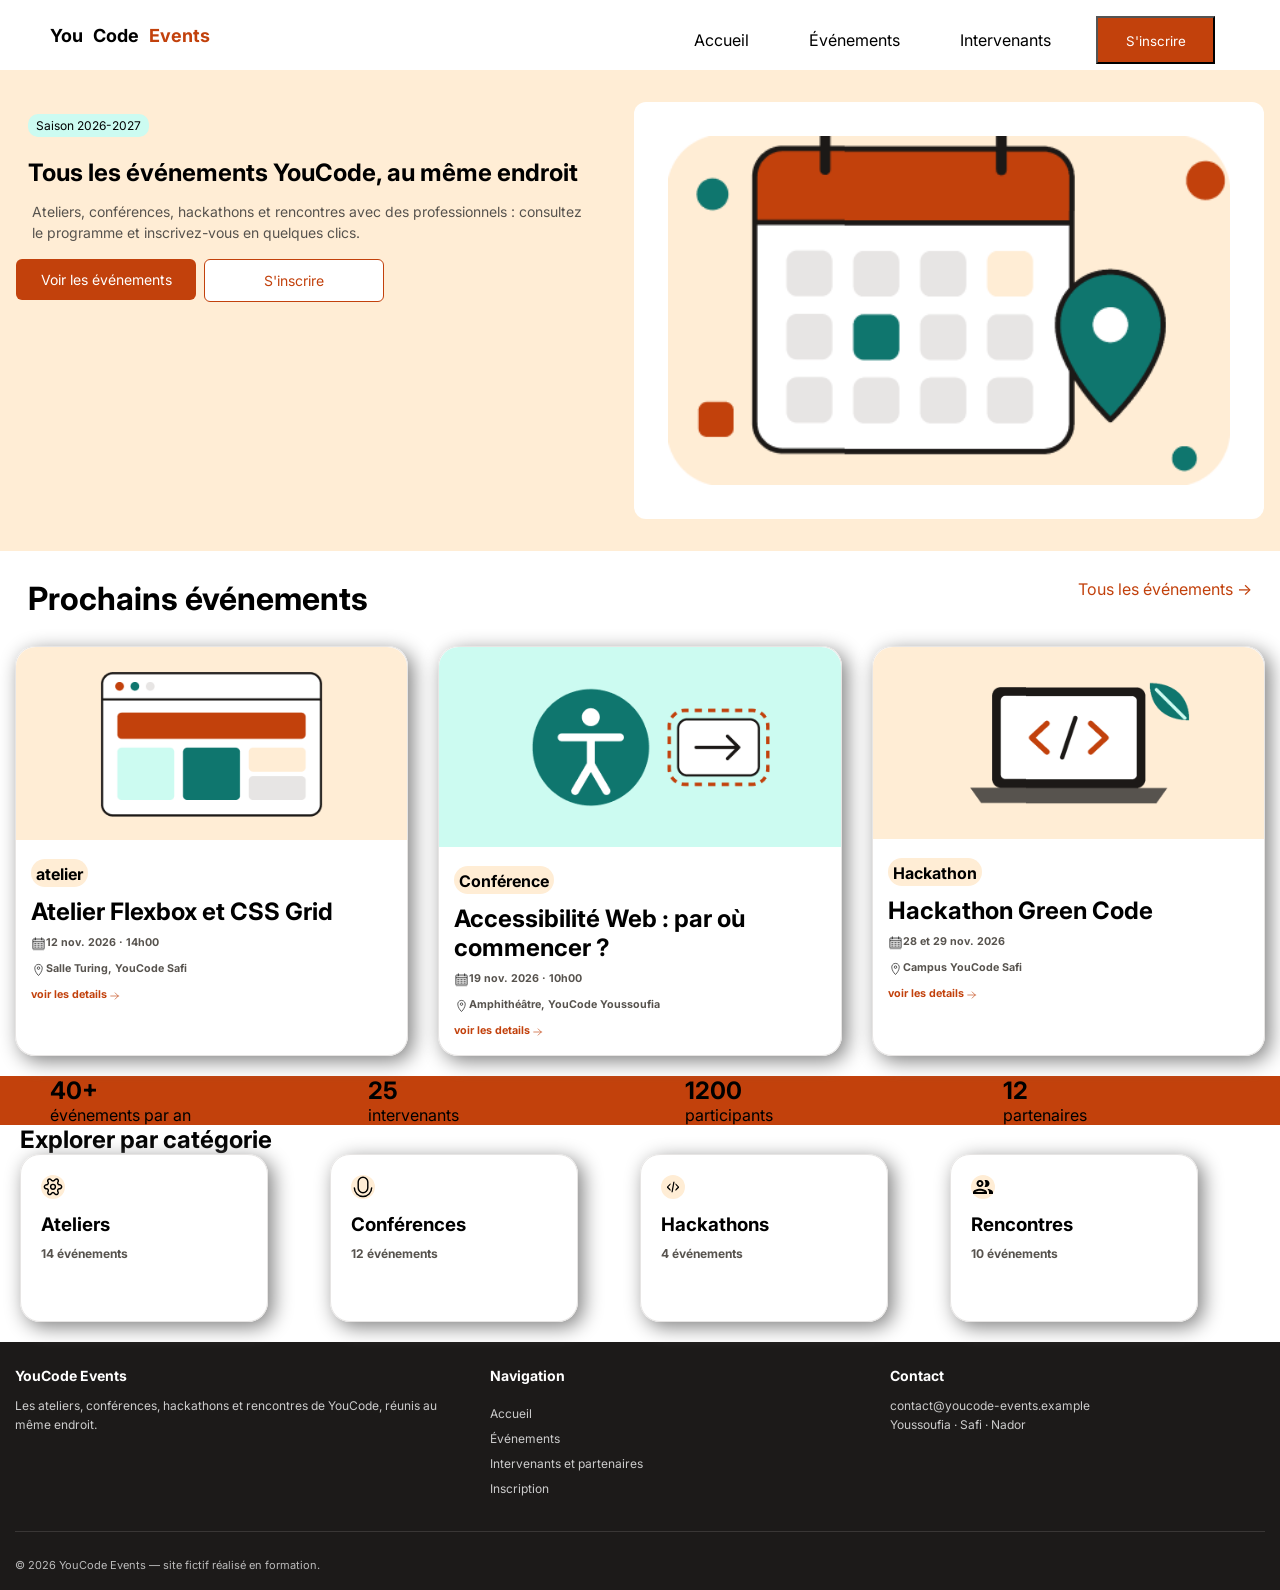
<file: index.html>
<!DOCTYPE html>
<html lang="en">

<head>
    <link rel="stylesheet" href="https://cdnjs.cloudflare.com/ajax/libs/font-awesome/6.5.2/css/all.min.css">
    <meta charset="UTF-8">
    <meta name="viewport" content="width=device-width, initial-scale=1.0">
    <title>You Code Events</title>
    <link rel="stylesheet" href="style/style.css">
    <link rel="stylesheet" href="style/responsive.css">
    <link rel="preconnect" href="https://fonts.googleapis.com">
    <link rel="preconnect" href="https://fonts.gstatic.com" crossorigin>
    <link
        href="https://fonts.googleapis.com/css2?family=Inter:ital,opsz,wght@0,14..32,100..900;1,14..32,100..900&display=swap"
        rel="stylesheet">
</head>
  <body>
    <header class="header">
        <div class="logo">
            <h3 class="yc">You</h3>
            <h3 class="yc"> Code</h3>
            <h3 class="ev">Events</h3>
        </div>
        <nav>
            <ul id="menu">
                <li class="list"><a href="index.html" class="list">Accueil</a></li>
                <li class="list"><a href="evenement.html" class="list">Événements</a></li>
                <li class="list"><a href="intervenent.html" class="list">Intervenants</a></li>
                <li class="list"><button onclick="document.location='inscription.html'"
                        class="list1">S'inscrire</button></li>
            </ul>

        </nav>
        <div class="menuicon">
            <i class="fa-solid fa-bars" onclick="toggleMenu()"></i>
        </div>
    </header>
    <main>
        <section class="hero">
            <div class="hero-container">

                <div class="hero-content">
                    <p class="saison">Saison 2026-2027</p>

                    <h1 class="title">
                        Tous les événements YouCode,
                        au même endroit
                    </h1>
                    <p class="comment">
                        Ateliers, conférences, hackathons et rencontres
                        avec des professionnels : consultez le programme
                        et inscrivez-vous en quelques clics.
                    </p>

                    <div class="hero-actions">
                        <a href="#" class="btn-primary">
                            Voir les événements
                        </a>

                        <a href="#" class="btn-secondary">
                            S'inscrire
                        </a>
                    </div>
                </div>

                <div class="hero-photo">
                    <img src="assets/images/hero-image.png"
                         alt="Calendrier des événements">
                </div>
            </div>
        </section>
      <!-- partie evenement -->
        <div class="event">
            <div class="title1">
                <h1 class="headline">Prochains événements</h1>
                <a href="evenement.html" class="link1">Tous les événements →</a>
            </div>
            <div class="bigrange">
                <div class="range">
                    <img src="assets/images/event1.png" alt="" class="img1">
                    <div class="content">
                        <h3 class="title2">atelier</h3>
                        <h2 class="title3">Atelier Flexbox et CSS Grid</h2>
                        <div class="calendar">
                            <img src="assets/icons/calendar-svgrepo-com.svg" alt="" class="icon">
                            <h6>12 nov. 2026 · 14h00</h6>
                        </div>
                        <div class="pin">
                            <img src="assets/icons/pin-svgrepo-com.svg" alt="" class="icon">
                            <h6>Salle Turing, YouCode Safi</h6>
                        </div>
                        <div class="arrow">
                            <h6>voir les details</h6>
                            <img src="assets/icons/arrow-right- orange-svgrepo-com.svg" alt="" class="icon">
                        </div>
                    </div>
                </div>
                <!-- <div class="break"></div> -->
                <div class="range">
                    <img src="assets/images/event2.png" alt="" class="img1">
                    <div class="content">
                        <h3 class="title2">Conférence</h3>
                        <h2 class="title3">Accessibilité Web : par où commencer ?</h2>
                        <div class="calendar">
                            <img src="assets/icons/calendar-svgrepo-com.svg" alt="" class="icon">
                            <h6>19 nov. 2026 · 10h00</h6>
                        </div>
                        <div class="pin">
                            <img src="assets/icons/pin-svgrepo-com.svg" alt="" class="icon">
                            <h6>Amphithéâtre, YouCode Youssoufia</h6>
                        </div>
                        <div class="arrow">
                            <h6>voir les details</h6>
                            <img src="assets/icons/arrow-right- orange-svgrepo-com.svg" alt="" class="icon">
                        </div>
                    </div>
                </div>
                <!-- <div class="break"></div> -->
                <div class="range">
                    <img src="assets/images/event3.png" alt="" class="img1">
                    <div class="content">
                        <h3 class="title2">Hackathon</h3>
                        <h2 class="title3">Hackathon Green Code</h2>
                        <div class="calendar">
                            <img src="assets/icons/calendar-svgrepo-com.svg" alt="" class="icon">
                            <h6>28 et 29 nov. 2026</h6>
                        </div>
                        <div class="pin">
                            <img src="assets/icons/pin-svgrepo-com.svg" alt="" class="icon">
                            <h6>Campus YouCode Safi</h6>
                        </div>
                        <div class="arrow">
                            <h6>voir les details</h6>
                            <img src="assets/icons/arrow-right- orange-svgrepo-com.svg" alt="" class="icon">
                        </div>
                    </div>
                </div>
            </div>
        </div>
        <!-- fin partie evenement -->
      <section class="statiques">
                <div class="stdiv0">
                    <h2 class="chiffer">40+</h2>
                    <p class="text">événements par an</p>
                </div>
                <div class="stdiv1">
                    <h2 class="chiffer">25</h2>
                    <p class="text">intervenants</p>
                </div>
                <div class="stdiv2">
                    <h2 class="chiffer">1200</h2>
                    <p class="text">participants</p>
                </div>
                <div class="stdiv3">
                    <h2 class="chiffer">12</h2>
                    <p class="text">partenaires</p>
                </div>
        </section>
      <!-- debut partie categorie -->
        <div>
            <h2 class="bigcat">Explorer par catégorie</h2>
            <div class="cat">
                <div class="smallcat">
                    <img src="assets/icons/settings-svgrepo-com.svg" alt="" class="icon1">
                    <div class="subbreak"></div>
                    <h3 class="header1">Ateliers</h3>
                    <div class="subbreak"></div>
                    <h5 class="sub">14 événements</h5>
                </div>
                <!-- <div class="break"></div> -->
                <div class="smallcat">
                    <img src="assets/icons/microphone-svgrepo-com.svg" alt="" class="icon1">
                    <div class="subbreak"></div>
                    <h3 class="header1">Conférences</h3>
                    <div class="subbreak"></div>
                    <h5 class="sub">12 événements</h5>
                </div>
                <!-- <div class="break"></div> -->
                <div class="smallcat">
                    <img src="assets/icons/code-xml-svgrepo-com.svg" alt="" class="icon1">
                    <div class="subbreak"></div>
                    <h3 class="header1">Hackathons</h3>
                    <div class="subbreak"></div>
                    <h5 class="sub">4 événements</h5>
                </div>
                <!-- <div class="break"></div> -->
                <div class="smallcat">
                    <img src="assets/icons/group-of-people-svgrepo-com.svg" alt="" class="icon1">
                    <div class="subbreak"></div>
                    <h3 class="header1">Rencontres</h3>
                    <div class="subbreak"></div>
                    <h5 class="sub">10 événements</h5>
              </div>
                <div class="break"></div>
            </div>
        </div>
        <!-- fin partie categorie -->
      <footer class="footer">
            <div class="even-footer">
            <h4>YouCode Events</h4>
            <p>Les ateliers, conférences, hackathons et rencontres de YouCode, réunis au même endroit.</p>
            </div>
            <div class="nav-footer">
                <h4>Navigation</h4>
                <a href="">Accueil</a>
                <a href="">Événements</a>
                <a href="">Intervenants et partenaires</a>
                <a href="">Inscription</a>
            </div>
            <div class="cont-footer">
                <h4>Contact</h4>
                <p>contact@youcode-events.example</p>
                <p>Youssoufia · Safi · Nador</p>
            </div>
            <div class="line">

            </div>
            <div class="end">
                <p>© 2026 YouCode Events — site fictif réalisé en formation.</p>
            </div>
        </footer>
    </main>
    <script>
        let menu = document.getElementById("menu")
        menu.style.maxHeight = "0px";
        function toggleMenu() {
            if (menu.style.maxHeight == "0px") {
                menu.style.maxHeight = "300px";
            } else {
                menu.style.maxHeight = "0px";
            }
        }
    </script>
</body>
</html>
</file>
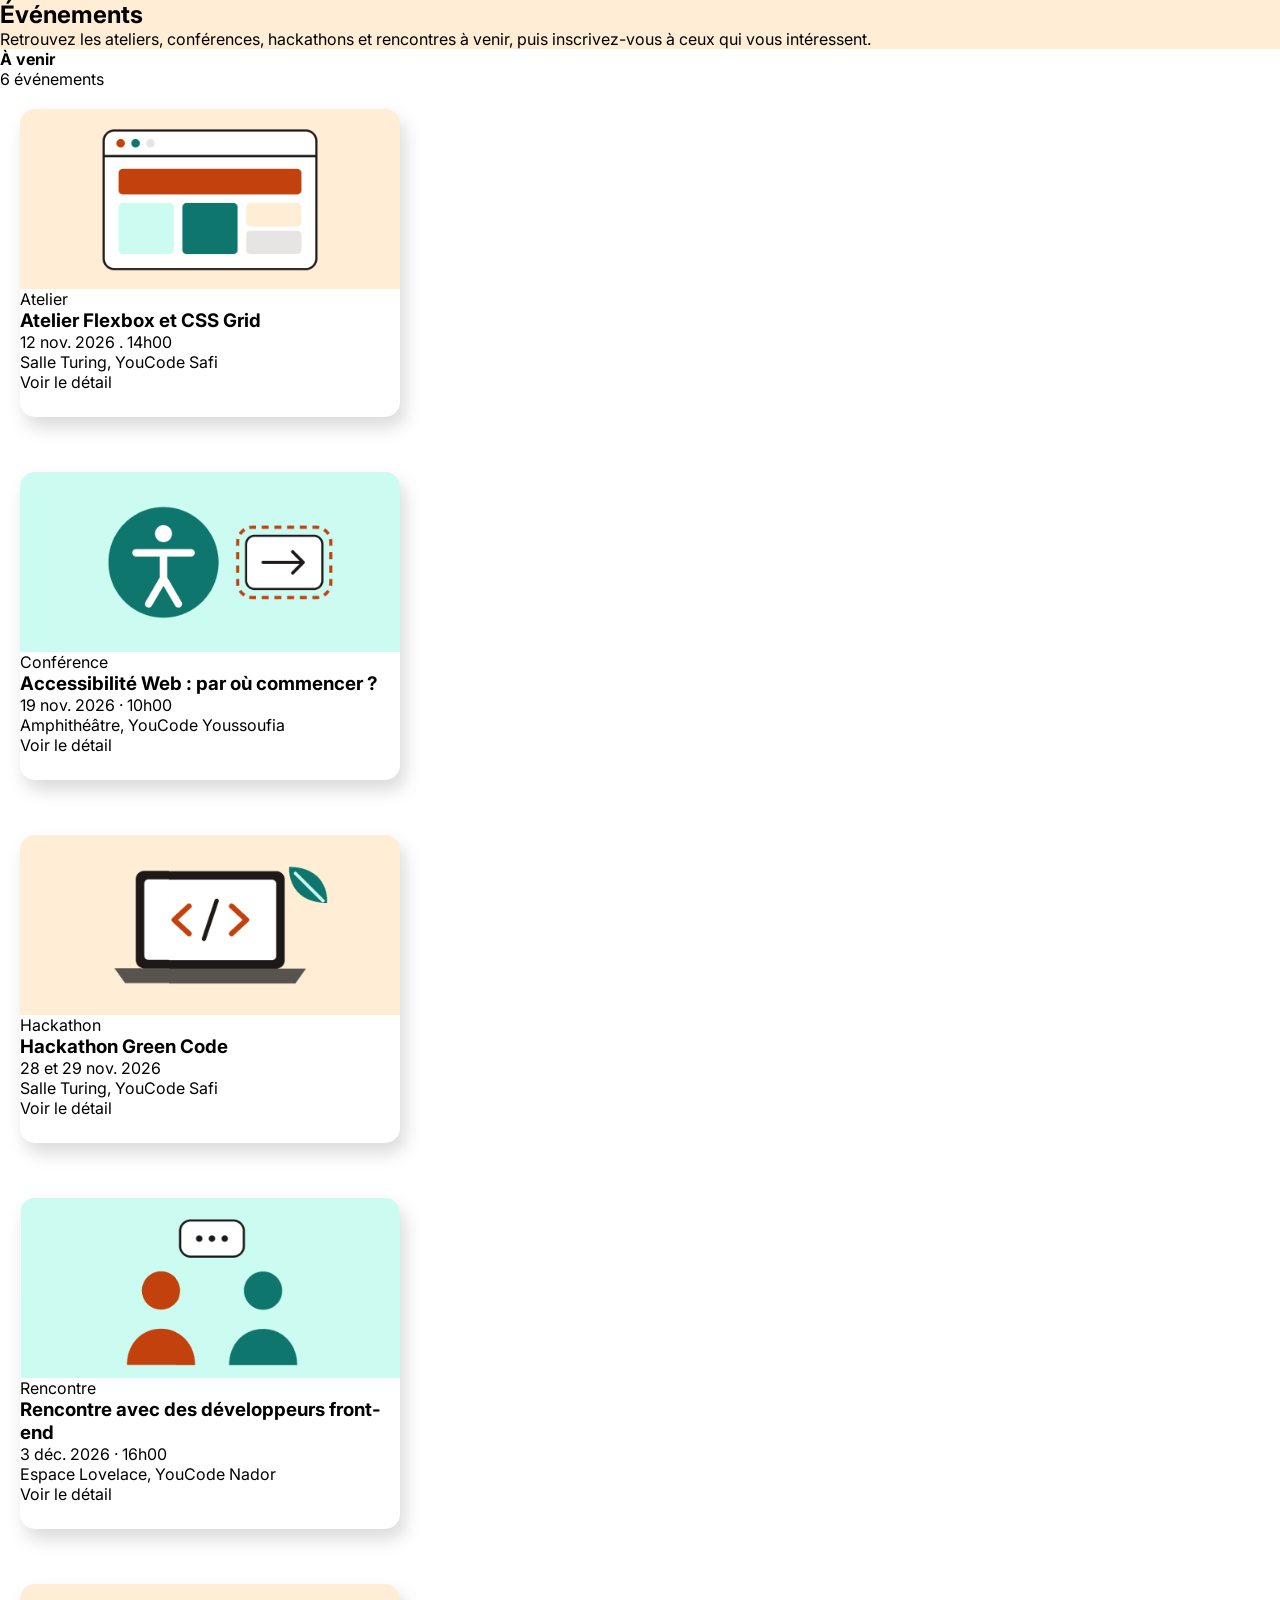
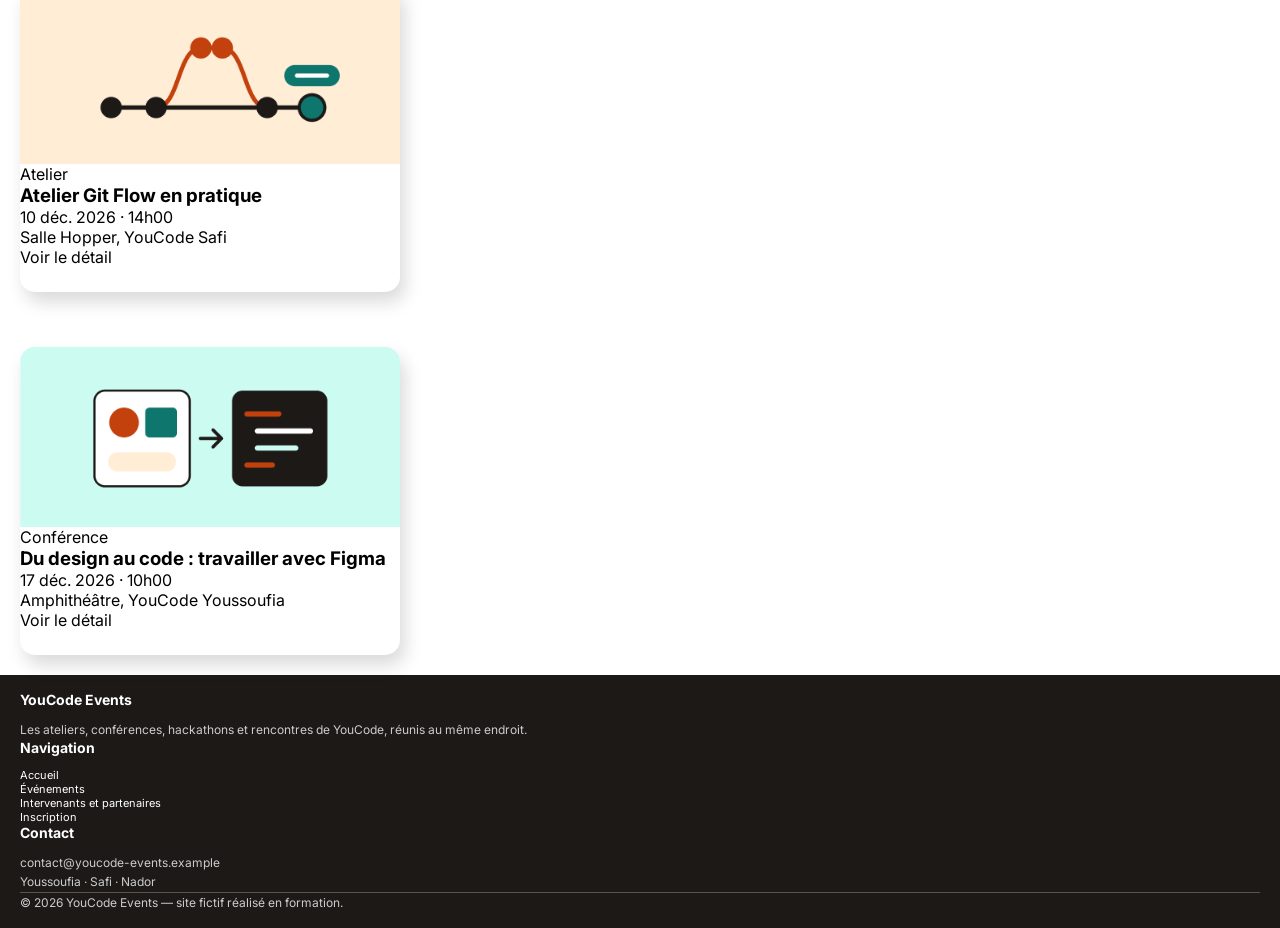
<file: evenement.html>
<!DOCTYPE html>
<html lang="en">

<head>
    <meta charset="UTF-8">
    <meta name="viewport" content="width=device-width, initial-scale=1.0">
    <title>Document</title>
    <link rel="stylesheet" href="style/style.css">
    <link rel="preconnect" href="https://fonts.googleapis.com">
    <link rel="preconnect" href="https://fonts.gstatic.com/" crossorigin>
    <link href="https://fonts.googleapis.com/css2?family=Inter:ital,opsz,wght@0,14..32,100..900;1,14..32,100..900&display=swap" rel="stylesheet">
</head>

<body>
    <main>
        <section class="hero-evn">
            <div>
                <h2>
                    Événements
                </h2>
                <p>
                    Retrouvez les ateliers, conférences, hackathons et rencontres à venir, puis inscrivez-vous à ceux
                    qui vous intéressent.
                </p>
            </div>
        </section>
        <section class="evenements">
                <h4>À venir</h4>
                <p>6 événements</p>
            <div class="carts">
            <article class="event-card">
                    <img class="card-image" src="assets/images/enent-pic.webp" alt="Image">
                    <p class="text-card atelier-color">
                        Atelier
                    </p>
                    <h3 class="card-heading">Atelier Flexbox et CSS Grid</h3>
                    <p class="card-date">
                        <i class="fa-solid fa-calendar-days"></i> 12 nov. 2026 . 14h00
                    </p>
                    <p class="card-location">
                        <i class="fa-solid fa-location-dot"></i>Salle Turing, YouCode Safi
                    </p>
                    <p class="card-details">
                        Voir le détail<i class="fa-solid fa-arrow-right"></i>
                    </p>
                </article>
                <article class="event-card">
                    <img class="card-image" src="assets/images/pic2.png" alt="Image">
                    <p class="text-card atelier-color">
                        Conférence
                    </p>
                    <h3 class="card-heading">Accessibilité Web : par où commencer ?</h3>
                    <p class="card-date">
                        <i class="fa-solid fa-calendar-days"></i> 19 nov. 2026 · 10h00
                    </p>
                    <p class="card-location">
                        <i class="fa-solid fa-location-dot"></i>Amphithéâtre, YouCode Youssoufia
                    </p>
                    <p class="card-details">
                        Voir le détail<i class="fa-solid fa-arrow-right"></i>
                    </p>
                </article>
                <article class="event-card">
                    <img class="card-image" src="assets/images/pic3.png" alt="Image">
                    <p class="text-card atelier-color">
                        Hackathon
                    </p>
                    <h3 class="card-heading">Hackathon Green Code</h3>
                    <p class="card-date">
                        <i class="fa-solid fa-calendar-days"></i>28 et 29 nov. 2026
                    </p>
                    <p class="card-location">
                        <i class="fa-solid fa-location-dot"></i>Salle Turing, YouCode Safi
                    </p>
                    <p class="card-details">
                        Voir le détail<i class="fa-solid fa-arrow-right"></i>
                    </p>
                </article>
                <article class="event-card">
                    <img class="card-image" src="assets/images/pic4.png" alt="Image">
                    <p class="text-card atelier-color">
                        Rencontre
                    </p>
                    <h3 class="card-heading">Rencontre avec des développeurs front-end</h3>
                    <p class="card-date">
                        <i class="fa-solid fa-calendar-days"></i> 3 déc. 2026 · 16h00
                    </p>
                    <p class="card-location">
                        <i class="fa-solid fa-location-dot"></i>Espace Lovelace, YouCode Nador
                    </p>
                    <p class="card-details">
                        Voir le détail<i class="fa-solid fa-arrow-right"></i>
                    </p>
                </article>
                <article class="event-card">
                    <img class="card-image" src="assets/images/pic5.png" alt="Image">
                    <p class="text-card atelier-color">
                        Atelier
                    </p>
                    <h3 class="card-heading">Atelier Git Flow en pratique</h3>
                    <p class="card-date">
                        <i class="fa-solid fa-calendar-days"></i> 10 déc. 2026 · 14h00
                    </p>
                    <p class="card-location">
                        <i class="fa-solid fa-location-dot"></i>Salle Hopper, YouCode Safi
                    </p>
                    <p class="card-details">
                        Voir le détail<i class="fa-solid fa-arrow-right"></i>
                    </p>
                </article>
                <article class="event-card">
                    <img class="card-image" src="assets/images/pic6.png" alt="Image">
                    <p class="text-card atelier-color">
                        Conférence
                    </p>
                    <h3 class="card-heading">Du design au code : travailler avec Figma</h3>
                    <p class="card-date">
                        <i class="fa-solid fa-calendar-days"></i> 17 déc. 2026 · 10h00
                    </p>
                    <p class="card-location">
                        <i class="fa-solid fa-location-dot"></i>Amphithéâtre, YouCode Youssoufia
                    </p>
                    <p class="card-details">
                        Voir le détail<i class="fa-solid fa-arrow-right"></i>
                    </p>
                </article>
                </div>
        </section>
                <footer class="footer">
            <div class="even-footer">
            <h4>YouCode Events</h4>
            <p>Les ateliers, conférences, hackathons et rencontres de YouCode, réunis au même endroit.</p>
            </div>
            <div class="nav-footer">
                <h4>Navigation</h4>
                <a href="">Accueil</a>
                <a href="">Événements</a>
                <a href="">Intervenants et partenaires</a>
                <a href="">Inscription</a>
            </div>
            <div class="cont-footer">
                <h4>Contact</h4>
                <p>contact@youcode-events.example</p>
                <p>Youssoufia · Safi · Nador</p>
            </div>
            <div class="line">

            </div>
            <div class="end">
                <p>© 2026 YouCode Events — site fictif réalisé en formation.</p>
            </div>
        </footer>
    </main>
</body>

</html>
</file>
<file: style/style.css>
/* hero */
.hero {
    background-color: rgba(255, 237, 213, 1);
    padding: 32px 16px;
}

.hero-container {
    display: flex;
    flex-direction: column;
    gap: 24px;
    width: 100%;
}

.hero-content {
    width: 100%;
    justify-content: center;
}

.saison {
    display: inline-block;
    background-color: rgba(204, 251, 241, 1);
    padding: 4px 8px;
    border-radius: 10px;
    font-size: 12px;
    margin: 12px;
}

.title {
    font-size: 24px;
    line-height: 1;
    margin:12px;
}

.comment {
    color: rgba(87, 83, 78, 1);
    font-size: 14px;
    line-height: 1.5;
    margin: 16px;
}

.hero-actions {
    display: flex;
    flex-direction: column;
    gap: 8px;
    align-items: flex-start;
}

.btn-primary,
.btn-secondary {
    display: inline-block;
    padding: 12px 16px;
    border-radius: 6px;
    font-size: 14px;
    text-align: center;
    text-decoration: none;
    width: 100%;
}

.btn-primary {
    background-color: rgba(194, 65, 12, 1);
    color: white;
}

.btn-secondary {
    background-color: white;
    color: rgba(194, 65, 12, 1);
    border: 1px solid rgba(194, 65, 12, 1);
}
.hero-photo {
    background-color: white;
    border-radius: 12px;
    padding: 24px;
    width: 100%;
}

.hero-photo img {
    display: block;
    width: 100%;
    height: auto;
}
/* statiques */
/* .statiques {
    display: flex;
    justify-content: space-between;
    background-color: rgba(194, 65, 12, 1);
    color: white;
    flex-wrap: wrap;
    gap: 40px;

}
.chiffer{
    display: flex;
    justify-content: center;
    font-size: bold;
}
.text{
    display: flex;
    font-size: bold;
} */
.statiques{
    display: grid;
    grid-template-areas: "stdiv0 stdiv1""stdiv2 stdiv3";
    grid-template-columns: repeat(auto-fit minmax(100px 300px));
    justify-content: start;
    background-color: rgba(194, 65, 12, 1);
    gap :50px;
    padding-left: 50px;
}
.stdiv0{
    grid-area: stdiv0;
}
.stdiv1{
    grid-area: stdiv1;
}
.stdiv2{
    grid-area: stdiv2;
}
.stdiv3{
    grid-area: stdiv3;
}



/* footer */
footer{
    display: grid;
    grid-template-areas: "even-footer""nav-foote"
    "ont-footer"
    "line"
    "end";
    padding: 16px 20px;
    background-color: rgba(28, 25, 23, 1);
    color: white;
}
.line{
    background-color: rgba(87, 83, 78, 1);
    height: 1px;
    width: 100%;
}
.nav-footer a{
    display: flex;
    text-decoration: none;
    color: white;
    font-size: 11px;
}
.end {
    font-size: 12px;
    font-weight: 2px;
}
.footer h4 {
    font-size: 14px;
    margin-bottom: 12px;
    color: white;
}
.footer p {
    font-size: 12px;
    line-height: 1.6;
    color: #cccccc;
}

/* evenement */
.hero-evn
{
    background-color:rgba(255, 237, 213, 1) ;
}

.event-card{
    display: flex;
    flex-direction: column;
    margin : 20px;
    width: 380px;
    padding-bottom: 25px;
    box-sizing: border-box;
    box-shadow: 5px 10px 18px rgba(0, 0, 0, 0.15);
    border-radius: 15px;
}
.card-image{
    height: 180px;
    width: 100%;
    object-fit: cover;
    border-top-left-radius: 15px;
    border-top-right-radius: 15px;
}
.carts{
    display: grid;
    grid-template-columns: 1fr;
    align-items: center;
    gap : 15px;
}
  /* fin partie 1 et debut partie2 */
*{
    margin: 0px;
    font-family: "Inter", sans-serif;
    box-sizing: border-box;
}
.header{
    display: flex;
    text-align: center;
    background-color: #FFFFFF;
    justify-content: space-between;
    padding-left: 50px;
    padding-right: 50px;
    padding-top: 15px;
    padding-bottom: 15px;
    height: 70px;
}

.logo{
    display: flex;
    gap: 10px;
}
.ev{
    color: #C2410C;
}
.menuicon{
    width: 24px;
    height: 24px;
    display: none;
}
.list{
    text-decoration: none;
    list-style-type: none;
    padding: 15px;
    color: black;
}
.list1{
    padding: 15px;
    color: #FFFFFF;
    height: 48px;
    width: 119px;
    background-color:#C2410C;
}
@media(max-width:450px){
    nav{
        position: absolute;
        top: 70px;
        left: 0px;
        right: 0px;
        flex-direction: column;
        text-align: center;
        background-color: #FFFFFF;
        overflow: hidden;
    }
    .menuicon{
        display: block;
    }
    #menu{
        transition: all 0.5s;
    }
    .headline{
        text-align: center;
    }
    .link1{
        color: #C2410C;
        text-decoration: none;
    }
    .title1{
        padding: 28px;
    }
    .range{
        margin-left:15px ;
        margin-right: 15px;
        margin-bottom: 20px;
        border: 1px solid #E7E5E4;
        box-shadow: 5px 5px 20px gray;
        border-radius: 20px;
    }
    .img1{
        width: 100%;
        border-top-left-radius: 20px;
        border-top-right-radius: 20px;
    }
    .title2{
        background-color: #FFEDD5;
        border-radius: 20px;
        width:fit-content;
        height: 28px;
        text-align: center;
        padding-top: 4px;
        font-size: medium;
        padding: 5px;
    }
    .title3{
        padding-top: 10px;
    }
    .content{
        padding: 15px;
        row-gap: 50px;
    }
    .icon{
        width: 15px;
        height: 16px;

    }
    .calendar{
        display: flex;
        color: #57534E;
        padding-top: 10px;
    }
    .pin{
        display: flex;
        color: #57534E;
        padding-top: 10px;
    }
    .arrow{
        display: flex;
        color: #C2410C;
        padding-top: 10px;
    }
    .break{
        height: 25px;
    }
    .event{
        padding: 15px;
    }
    .bigcat{
        padding: 20px;
    }
    .cat{
        padding-left: 20px;
        padding-right: 20px;
    }
    .smallcat{
        border: 1px solid #E7E5E4;
        box-shadow: 5px 5px 20px gray;
        border-radius: 20px;
        height: 168px;
        padding: 20px;
        margin-bottom: 20px;
    }
    .icon1{
        width: 24px;
        height: 24px;
        background-color: #FFEDD5;
        border-radius: 50%;
    }
    .sub{
        color: #57534E;
        font-size: 12px;
    }
    .subbreak{
        height: 10px;
    }
}
@media(min-width:450px) and (max-width:768px){
    ul{
        display: flex;
    }
    .header{
        width: 100%;
        background-color: #FFFFFF;
        display: flex;
    }
    nav{
        font-size: 12px;
    }
    .menuicon{
        display: none;
    }
    .yc{
        font-size: 18px;
        margin-top: 10px;
    }
    .ev{
        font-size: 18px;
        margin-top: 10px;
    }
    .list1{
        margin-top: -15px;
    }
    .headline{
        text-align: center;
    }
    .link1{
        color: #C2410C;
        text-decoration: none;
        
    }
    .title1{
        padding: 28px;
        display: flex;
        justify-content: space-between;
    }
    .range{
        margin-left:15px ;
        margin-right: 15px;
        margin-bottom: 20px;
        border: 1px solid #E7E5E4;
        box-shadow: 5px 5px 20px gray;
        border-radius: 20px;
    }
    .img1{
        width: 100%;
        border-top-left-radius: 20px;
        border-top-right-radius: 20px;
    }
    .title2{
        background-color: #FFEDD5;
        border-radius: 20px;
        width:fit-content;
        height: 28px;
        text-align: center;
        padding-top: 4px;
        font-size: medium;
        padding: 5px;
    }
    .title3{
        padding-top: 10px;
    }
    .content{
        padding: 15px;
        row-gap: 50px;
    }
    .icon{
        width: 15px;
        height: 16px;

    }
    .calendar{
        display: flex;
        color: #57534E;
        padding-top: 10px;
    }
    .pin{
        display: flex;
        color: #57534E;
        padding-top: 10px;
    }
    .arrow{
        display: flex;
        color: #C2410C;
        padding-top: 10px;
    }
    .break{
        height: 25px;
    }
    .bigcat{
        padding: 20px;
    }
    .cat{
        padding-left: 0px;
        padding-right: 20px;
        display: grid;
        grid-template-columns: 1fr 1fr;
    }
    .smallcat{
        border: 1px solid #E7E5E4;
        box-shadow: 5px 5px 20px gray;
        border-radius: 20px;
        height: 168px;
        padding: 20px;
        margin-bottom: 20px;
        margin-left: 20px;
    }
    .icon1{
        width: 24px;
        height: 24px;
        background-color: #FFEDD5;
        border-radius: 50%;
    }
    .sub{
        color: #57534E;
        font-size: 12px;
    }
    .subbreak{
        height: 10px;
    }
    .bigrange{
        display: grid;
        grid-template-columns: 1fr 1fr ;
    }
}
@media(min-width:769px){
    .header{
        display: flex;
    }
    .menuicon{
        display: none;
    }
    ul{
        display: flex;
    }
    .list1{
        margin-top: -15px;
    }
    .yc{
        font-size: 18px;
        margin-top: 10px;
    }
    .ev{
        font-size: 18px;
        margin-top: 10px;
    }
    .list1{
        margin-top: -15px;
    }
    .headline{
        text-align: center;
    }
    .link1{
        color: #C2410C;
        text-decoration: none;
        
    }
    .title1{
        padding: 28px;
        display: flex;
        justify-content: space-between;
    }
    .range{
        margin-left:15px ;
        margin-right: 15px;
        margin-bottom: 20px;
        border: 1px solid #E7E5E4;
        box-shadow: 5px 5px 20px gray;
        border-radius: 20px;
    }
    .img1{
        width: 100%;
        border-top-left-radius: 20px;
        border-top-right-radius: 20px;
    }
    .title2{
        background-color: #FFEDD5;
        border-radius: 20px;
        width:fit-content;
        height: 28px;
        text-align: center;
        padding-top: 4px;
        font-size: medium;
        padding: 5px;
    }
    .title3{
        padding-top: 10px;
    }
    .content{
        padding: 15px;
        row-gap: 50px;
    }
    .icon{
        width: 15px;
        height: 16px;

    }
    .calendar{
        display: flex;
        color: #57534E;
        padding-top: 10px;
    }
    .pin{
        display: flex;
        color: #57534E;
        padding-top: 10px;
    }
    .arrow{
        display: flex;
        color: #C2410C;
        padding-top: 10px;
    }
    .break{
        height: 25px;
    }
    .bigcat{
        margin-left: 20px;
    }
    .cat{
        padding-left: 20px;
        padding-right: 20px;
        display: flex;
        justify-content: space-between;
    }
    .smallcat{
        border: 1px solid #E7E5E4;
        box-shadow: 5px 5px 20px gray;
        border-radius: 20px;
        height: 168px;
        padding: 20px;
        margin-bottom: 20px;
        width: 20%;
    }
    .icon1{
        width: 24px;
        height: 24px;
        background-color: #FFEDD5;
        border-radius: 50%;
    }
    .sub{
        color: #57534E;
        font-size: 12px;
    }
    .subbreak{
        height: 10px;
    }
    .bigrange{
        display: flex;
    }
}
</file>
<file: style/responsive.css>
@media (min-width : 426px) and (max-width : 1023px) {
.btn-primary,
.btn-secondary {
    width: 180px;
    display: inline-block;
    padding: 12px 16px;
    border-radius: 6px;
    font-size: 14px;
    text-align: center;
    text-decoration: none;
}
.hero-photo img{
    display: flex;
    align-items: center;
    width: 40%;
}
.hero-photo{
    display: flex;
    justify-content: center;
}
.hero-actions {
    display: flex;
    flex-direction: row;
    gap: 8px;
    align-items: flex-start;
}
/* statistique*/
.statiques{
    display: flex;
    justify-content: center;
    justify-content: space-between;
}
/* footer */
.footer {
    background-color: #1c1a19;
    color: white;
    padding: 25px 15px 15px;
    display: flex;
    flex-wrap: wrap;
    justify-content: space-between;
    gap: 25px;
}

.even-footer {
    width: 34%;
}

.nav-footer {
    width: 28%;
    display: flex;
    flex-direction: column;
    gap: 10px;
}

.cont-footer {
    width: 30%;
}

.footer h4 {
    font-size: 14px;
    margin-bottom: 12px;
    color: white;
}

.footer p {
    font-size: 12px;
    line-height: 1.6;
    color: #cccccc;
}
.nav-footer a {
    color: #cccccc;
    text-decoration: none;
    font-size: 12px;
}
.line {
    width: 100%;
    height: 1px;
    background-color: #393635;
    margin-top: 10px;
}
.end {
    width: 100%;
}

.end p {
    font-size: 11px;
    color: #bbbbbb;
}
}
@media (min-width : 1023px) {
    .hero{
        display: flex;
        justify-content: center;
    }
.btn-primary,
.btn-secondary {
    width: 180px;
    display: inline-block;
    padding: 12px 16px;
    border-radius: 6px;
    font-size: 14px;
    text-align: center;
    text-decoration: none;
}
.hero-actions {
    display: flex;
    flex-direction: row ;
    gap: 8px;
    align-items: flex-start;
}
  .hero-photo img{
    display: flex;
    align-items: flex-start;
    width: 100%;
}
.hero-content {
    width: 100%;
}
div .hero-photo {
    display: flex;
    justify-content: left;
    background-color: white;
    border-radius: 12px;
    padding: 34px;
    width: 100%;

}
.hero-container{
    display: flex ;
    flex-direction: row;
}
.statiques{
    display: grid;
    grid-template-areas: "stdiv0 stdiv1 stdiv2 stdiv3";
    grid-template-columns: repeat(4, 1fr);
    justify-content: center;
    background-color: rgba(194, 65, 12, 1);
    gap :40px;
    justify-content: space-between;
}
.stdiv0{
    grid-area: stdiv0;
}
.stdiv1{
    grid-area: stdiv1;
}
.stdiv2{
    grid-area: stdiv2;
}
.stdiv3{
    grid-area: stdiv3;
}
/* footer */
.footer {
    background-color: #1c1a19;
    color: white;
    padding: 25px 15px 15px;
    display: flex;
    flex-wrap: wrap;
    justify-content: space-between;
    gap: 25px;
}

.even-footer {
    width: 34%;
}

.nav-footer {
    width: 28%;
    display: flex;
    flex-direction: column;
    gap: 10px;
}

.cont-footer {
    width: 30%;
}

.footer h4 {
    font-size: 14px;
    margin-bottom: 12px;
    color: white;
}

.footer p {
    font-size: 12px;
    line-height: 1.6;
    color: #cccccc;
}
.nav-footer a {
    color: #cccccc;
    text-decoration: none;
    font-size: 12px;
}
.line {
    width: 100%;
    height: 1px;
    background-color: #393635;
    margin-top: 10px;
}
.end {
    width: 100%;
}

.end p {
    font-size: 11px;
    color: #bbbbbb;
}
}
</file>
